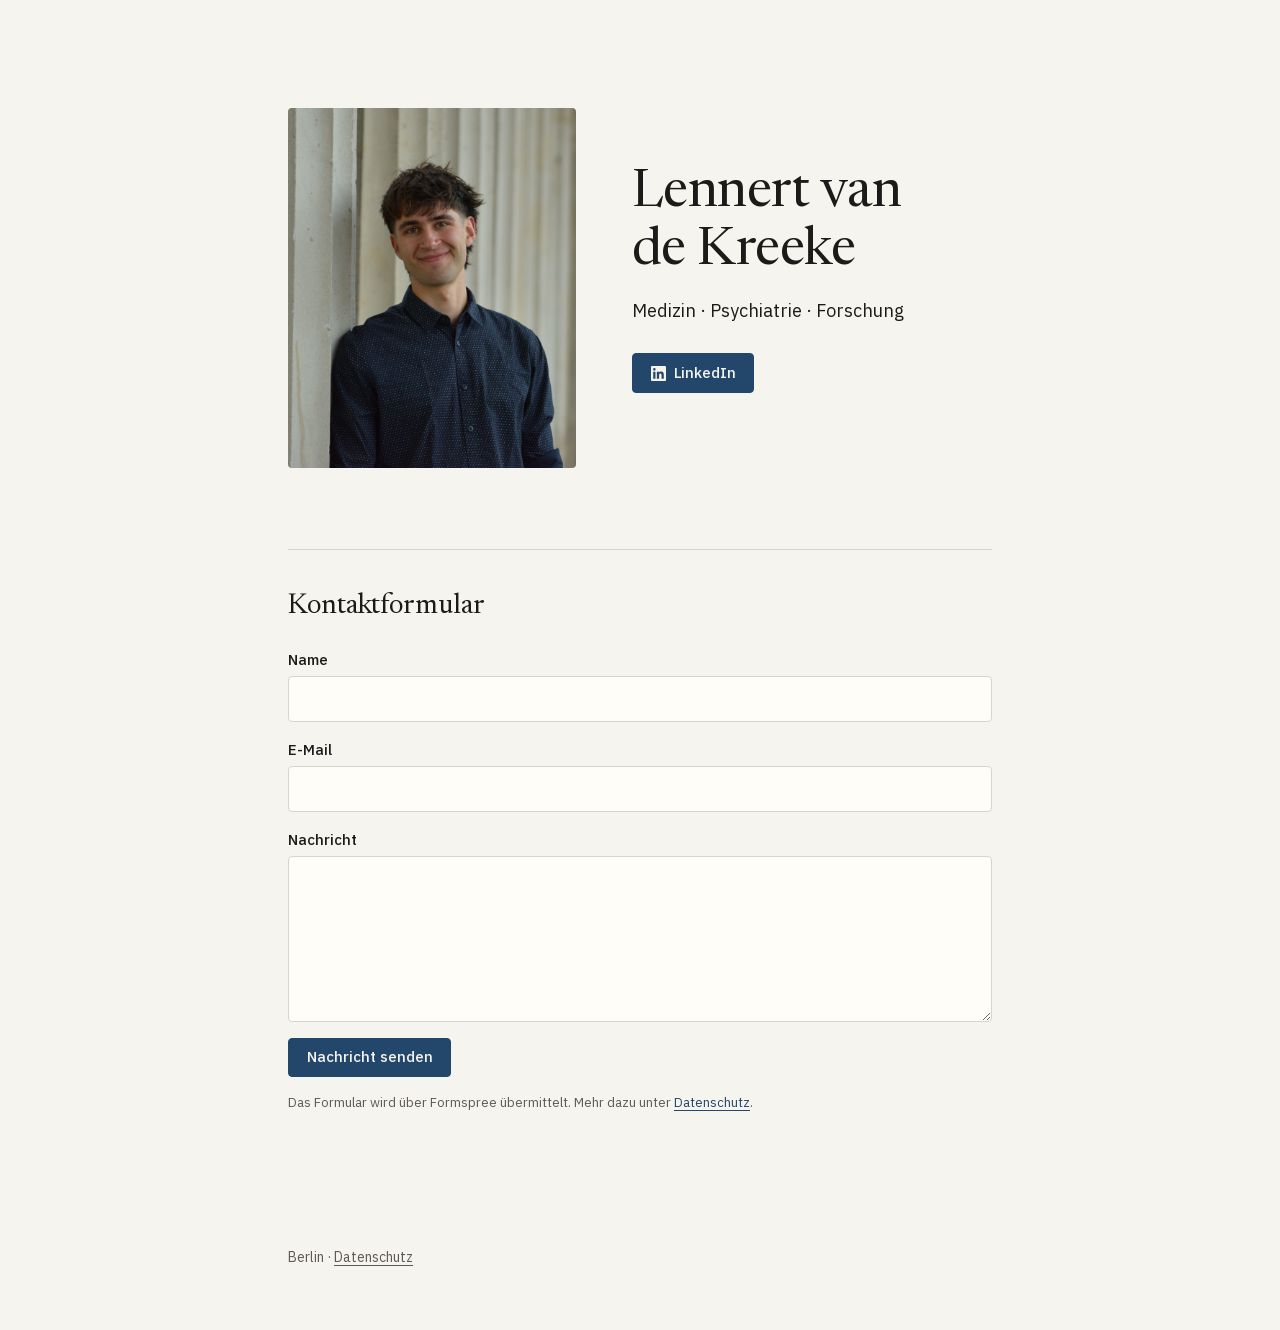
<file: index.html>
<!doctype html>
<html lang="de">
<head>
  <meta charset="utf-8">
  <meta name="viewport" content="width=device-width, initial-scale=1">
  <title>Lennert van de Kreeke</title>
  <meta name="description" content="Medizin · Psychiatrie · Forschung. Berlin.">
  <link rel="canonical" href="https://lennertvandekreeke.com/">
  <meta property="og:type" content="profile">
  <meta property="og:title" content="Lennert van de Kreeke">
  <meta property="og:description" content="Medizin · Psychiatrie · Forschung. Berlin.">
  <meta property="og:url" content="https://lennertvandekreeke.com/">
  <meta property="og:locale" content="de_DE">
  <meta property="og:image" content="https://lennertvandekreeke.com/img/portrait-800.jpg">
  <meta property="og:image:alt" content="Porträt von Lennert van de Kreeke">
  <meta name="twitter:card" content="summary">
  <link rel="icon" href="/favicon.svg" type="image/svg+xml">
  <link rel="preload" href="/fonts/ibm-plex-sans-normal-latin.woff2" as="font" type="font/woff2" crossorigin>
  <link rel="stylesheet" href="/styles.css?v=cb54f0c3">
</head>
<body>
  <main class="page">
    <section class="intro">
      <img class="portrait" src="/img/portrait-800.jpg" srcset="/img/portrait-800.jpg 800w, /img/portrait-1600.jpg 1600w" sizes="(max-width: 40rem) 15rem, 18rem" alt="Porträt von Lennert van de Kreeke" width="800" height="1000">
      <div>
        <h1>Lennert van de Kreeke</h1>
        <p class="lede">Medizin &middot; Psychiatrie &middot; Forschung</p>
        <ul class="links">
          <li><a class="button" href="https://www.linkedin.com/in/lennert-van-de-kreeke/" rel="me"><svg viewBox="0 0 24 24" aria-hidden="true" fill="currentColor"><path d="M20.45 20.45h-3.56v-5.57c0-1.33-.02-3.04-1.85-3.04-1.85 0-2.14 1.45-2.14 2.94v5.67H9.35V9h3.41v1.56h.05c.48-.9 1.64-1.85 3.37-1.85 3.6 0 4.27 2.37 4.27 5.46v6.28zM5.34 7.43a2.06 2.06 0 1 1 0-4.13 2.06 2.06 0 0 1 0 4.13zM7.12 20.45H3.56V9h3.56v11.45zM22.22 0H1.77C.79 0 0 .77 0 1.73v20.54C0 23.23.79 24 1.77 24h20.45c.98 0 1.78-.77 1.78-1.73V1.73C24 .77 23.2 0 22.22 0z"/></svg> LinkedIn</a></li>
        </ul>
      </div>
    </section>

    <section class="contact" id="kontakt" aria-labelledby="kontakt-title">
      <h2 id="kontakt-title">Kontaktformular</h2>
      <form class="contact-form" action="https://formspree.io/f/mjykqqog" method="POST" data-sending="Wird gesendet…" data-success="Vielen Dank, Ihre Nachricht ist angekommen." data-error="Das hat leider nicht geklappt. Bitte versuchen Sie es gleich noch einmal.">
        <input type="hidden" name="_subject" value="Neue Nachricht über lennertvandekreeke.com">
        <label class="hp" aria-hidden="true">Leer lassen <input type="text" name="_gotcha" tabindex="-1" autocomplete="off"></label>
        <label>Name <input type="text" name="name" autocomplete="name" required></label>
        <label>E-Mail <input type="email" name="email" autocomplete="email" required></label>
        <label>Nachricht <textarea name="message" rows="6" required></textarea></label>
        <button class="button" type="submit">Nachricht senden</button>
        <p class="note">Das Formular wird über Formspree übermittelt. Mehr dazu unter <a href="/datenschutz/">Datenschutz</a>.</p>
        <p class="form-status" role="status" aria-live="polite"></p>
      </form>
    </section>
  </main>
  <footer>
    <p>Berlin &middot; <a href="/datenschutz/">Datenschutz</a></p>
  </footer>
  <script src="/contact.js?v=86f0f72e"></script>
</body>
</html>
</file>
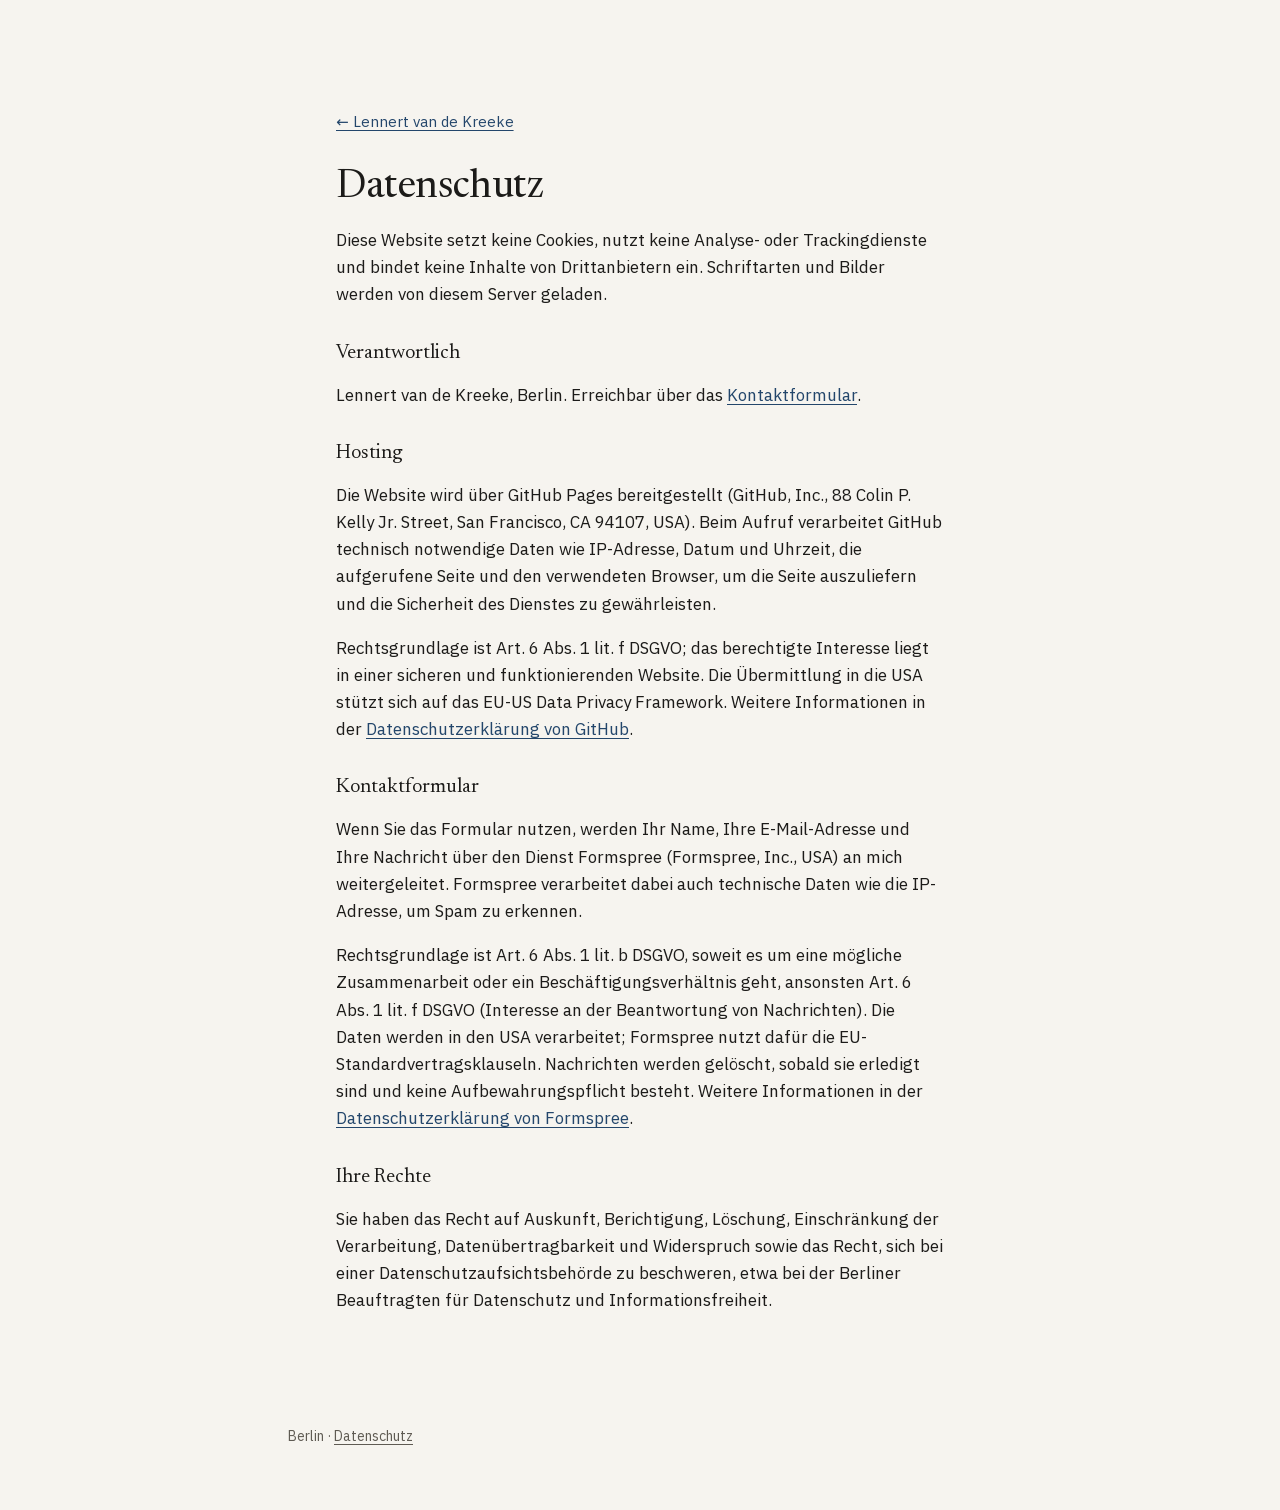
<file: datenschutz/index.html>
<!doctype html>
<html lang="de">
<head>
  <meta charset="utf-8">
  <meta name="viewport" content="width=device-width, initial-scale=1">
  <title>Datenschutz · Lennert van de Kreeke</title>
  <meta name="description" content="Datenschutzhinweise für lennertvandekreeke.com.">
  <link rel="canonical" href="https://lennertvandekreeke.com/datenschutz/">
  <meta name="robots" content="noindex">
  <link rel="icon" href="/favicon.svg" type="image/svg+xml">
  <link rel="preload" href="/fonts/ibm-plex-sans-normal-latin.woff2" as="font" type="font/woff2" crossorigin>
  <link rel="stylesheet" href="/styles.css?v=cb54f0c3">
</head>
<body>
  <main class="page text">
    <a class="back" href="/">&larr; Lennert van de Kreeke</a>
    <h1>Datenschutz</h1>
    <p>Diese Website setzt keine Cookies, nutzt keine Analyse- oder Trackingdienste und bindet keine Inhalte von Drittanbietern ein. Schriftarten und Bilder werden von diesem Server geladen.</p>

    <h2>Verantwortlich</h2>
    <p>Lennert van de Kreeke, Berlin. Erreichbar über das <a href="/#kontakt">Kontaktformular</a>.</p>

    <h2>Hosting</h2>
    <p>Die Website wird über GitHub Pages bereitgestellt (GitHub, Inc., 88 Colin P. Kelly Jr. Street, San Francisco, CA 94107, USA). Beim Aufruf verarbeitet GitHub technisch notwendige Daten wie IP-Adresse, Datum und Uhrzeit, die aufgerufene Seite und den verwendeten Browser, um die Seite auszuliefern und die Sicherheit des Dienstes zu gewährleisten.</p>
    <p>Rechtsgrundlage ist Art. 6 Abs. 1 lit. f DSGVO; das berechtigte Interesse liegt in einer sicheren und funktionierenden Website. Die Übermittlung in die USA stützt sich auf das EU-US Data Privacy Framework. Weitere Informationen in der <a href="https://docs.github.com/de/site-policy/privacy-policies/github-general-privacy-statement">Datenschutzerklärung von GitHub</a>.</p>

    <h2>Kontaktformular</h2>
    <p>Wenn Sie das Formular nutzen, werden Ihr Name, Ihre E-Mail-Adresse und Ihre Nachricht über den Dienst Formspree (Formspree, Inc., USA) an mich weitergeleitet. Formspree verarbeitet dabei auch technische Daten wie die IP-Adresse, um Spam zu erkennen.</p>
    <p>Rechtsgrundlage ist Art. 6 Abs. 1 lit. b DSGVO, soweit es um eine mögliche Zusammenarbeit oder ein Beschäftigungsverhältnis geht, ansonsten Art. 6 Abs. 1 lit. f DSGVO (Interesse an der Beantwortung von Nachrichten). Die Daten werden in den USA verarbeitet; Formspree nutzt dafür die EU-Standardvertragsklauseln. Nachrichten werden gelöscht, sobald sie erledigt sind und keine Aufbewahrungspflicht besteht. Weitere Informationen in der <a href="https://formspree.io/legal/privacy-policy/">Datenschutzerklärung von Formspree</a>.</p>

    <h2>Ihre Rechte</h2>
    <p>Sie haben das Recht auf Auskunft, Berichtigung, Löschung, Einschränkung der Verarbeitung, Datenübertragbarkeit und Widerspruch sowie das Recht, sich bei einer Datenschutzaufsichtsbehörde zu beschweren, etwa bei der Berliner Beauftragten für Datenschutz und Informationsfreiheit.</p>
  </main>
  <footer>
    <p>Berlin &middot; <a href="/datenschutz/">Datenschutz</a></p>
  </footer>
</body>
</html>
</file>
<file: styles.css>
/* Fonts are hosted here rather than loaded from Google, so no visitor data goes to Google. */

@font-face {
  font-family: "IBM Plex Sans";
  font-style: normal;
  font-weight: 400 500;
  font-display: swap;
  src: url("/fonts/ibm-plex-sans-normal-latin-ext.woff2") format("woff2");
  unicode-range: U+0100-02BA, U+02BD-02C5, U+02C7-02CC, U+02CE-02D7, U+02DD-02FF, U+0304, U+0308, U+0329, U+1D00-1DBF, U+1E00-1E9F, U+1EF2-1EFF, U+2020, U+20A0-20AB, U+20AD-20C0, U+2113, U+2C60-2C7F, U+A720-A7FF;
}

@font-face {
  font-family: "IBM Plex Sans";
  font-style: normal;
  font-weight: 400 500;
  font-display: swap;
  src: url("/fonts/ibm-plex-sans-normal-latin.woff2") format("woff2");
  unicode-range: U+0000-00FF, U+0131, U+0152-0153, U+02BB-02BC, U+02C6, U+02DA, U+02DC, U+0304, U+0308, U+0329, U+2000-206F, U+20AC, U+2122, U+2191, U+2193, U+2212, U+2215, U+FEFF, U+FFFD;
}

@font-face {
  font-family: "Newsreader";
  font-style: normal;
  font-weight: 400 500;
  font-display: swap;
  src: url("/fonts/newsreader-normal-latin-ext.woff2") format("woff2");
  unicode-range: U+0100-02BA, U+02BD-02C5, U+02C7-02CC, U+02CE-02D7, U+02DD-02FF, U+0304, U+0308, U+0329, U+1D00-1DBF, U+1E00-1E9F, U+1EF2-1EFF, U+2020, U+20A0-20AB, U+20AD-20C0, U+2113, U+2C60-2C7F, U+A720-A7FF;
}

@font-face {
  font-family: "Newsreader";
  font-style: normal;
  font-weight: 400 500;
  font-display: swap;
  src: url("/fonts/newsreader-normal-latin.woff2") format("woff2");
  unicode-range: U+0000-00FF, U+0131, U+0152-0153, U+02BB-02BC, U+02C6, U+02DA, U+02DC, U+0304, U+0308, U+0329, U+2000-206F, U+20AC, U+2122, U+2191, U+2193, U+2212, U+2215, U+FEFF, U+FFFD;
}

:root {
  --bg: #f6f4ef;
  --surface: #fffdf8;
  --text: #1c1b19;
  --muted: #5f5b53;
  --line: #d9d4c9;
  --accent: #23466b;
  --serif: "Newsreader", Georgia, serif;
  --sans: "IBM Plex Sans", system-ui, sans-serif;
  color-scheme: light dark;
}

@media (prefers-color-scheme: dark) {
  :root {
    --bg: #171614;
    --surface: #1f1e1b;
    --text: #ece8df;
    --muted: #a59f93;
    --line: #36332e;
    --accent: #9cbde0;
  }
}

* { box-sizing: border-box; }

body {
  margin: 0;
  background: var(--bg);
  color: var(--text);
  font: 400 1.0625rem/1.6 var(--sans);
  -webkit-font-smoothing: antialiased;
}

a { color: var(--accent); text-underline-offset: 0.2em; }
a:hover { text-decoration-thickness: 2px; }

.page {
  max-width: 46rem;
  margin: 0 auto;
  padding: clamp(3rem, 12vh, 8rem) 1rem 3rem;
}

.intro {
  display: grid;
  grid-template-columns: 18rem 1fr;
  gap: clamp(2rem, 5vw, 3.5rem);
  align-items: center;
}

.portrait {
  width: 100%;
  height: auto;
  aspect-ratio: 4 / 5;
  object-fit: cover;
  border-radius: 4px;
  display: block;
}

h1 {
  font: 400 clamp(2.25rem, 5vw, 3.25rem)/1.1 var(--serif);
  letter-spacing: -0.01em;
  text-wrap: balance;
  margin: 0 0 1rem;
}

.lede { margin: 0 0 0.5rem; font-size: 1.125rem; }
.lede + .lede { color: var(--muted); font-size: 1rem; }

.links {
  display: flex;
  flex-wrap: wrap;
  gap: 0.75rem;
  margin-top: 1.75rem;
  padding: 0;
  list-style: none;
}

.button {
  display: inline-flex;
  align-items: center;
  gap: 0.5rem;
  padding: 0.6rem 1.1rem;
  border: 1px solid var(--accent);
  border-radius: 4px;
  background: var(--accent);
  color: var(--bg);
  font: 500 0.9375rem/1.2 var(--sans);
  text-decoration: none;
  cursor: pointer;
}
.button:hover { filter: brightness(1.12); }
.button svg { width: 1em; height: 1em; }

.contact {
  margin-top: clamp(3.5rem, 9vh, 5.5rem);
  padding-top: 2.5rem;
  border-top: 1px solid var(--line);
}

h2 { font: 400 1.75rem/1.2 var(--serif); margin: 0 0 1.5rem; }

.contact-form { display: grid; gap: 1rem; }
.contact-form label { display: grid; gap: 0.3rem; font-size: 0.9375rem; font-weight: 500; }
.contact-form input,
.contact-form textarea {
  width: 100%;
  padding: 0.6rem 0.75rem;
  border: 1px solid var(--line);
  border-radius: 4px;
  background: var(--surface);
  color: var(--text);
  font: 400 1rem/1.5 var(--sans);
}
.contact-form input:focus,
.contact-form textarea:focus { outline: 2px solid var(--accent); outline-offset: 1px; border-color: transparent; }
.contact-form textarea { resize: vertical; min-height: 8rem; }
.contact-form .button { justify-self: start; }
.contact-form .note { margin: 0; font-size: 0.8125rem; color: var(--muted); }
.form-status { margin: 0; min-height: 1.5em; font-size: 0.9375rem; }
.hp { position: absolute; left: -9999px; }

footer {
  max-width: 46rem;
  margin: 0 auto;
  padding: 2rem 1rem 3rem;
  color: var(--muted);
  font-size: 0.875rem;
}
footer a { color: inherit; }

/* Text pages (Datenschutz) */
.text { max-width: 40rem; }
.text h1 { font-size: clamp(2rem, 4vw, 2.5rem); }
.text h2 { font-size: 1.25rem; margin: 2rem 0 0.5rem; }
.back { display: inline-block; margin-bottom: 2rem; font-size: 0.9375rem; }

@media (max-width: 40rem) {
  .intro { grid-template-columns: 1fr; gap: 1.75rem; }
  .portrait { max-width: 15rem; }
}
</file>
